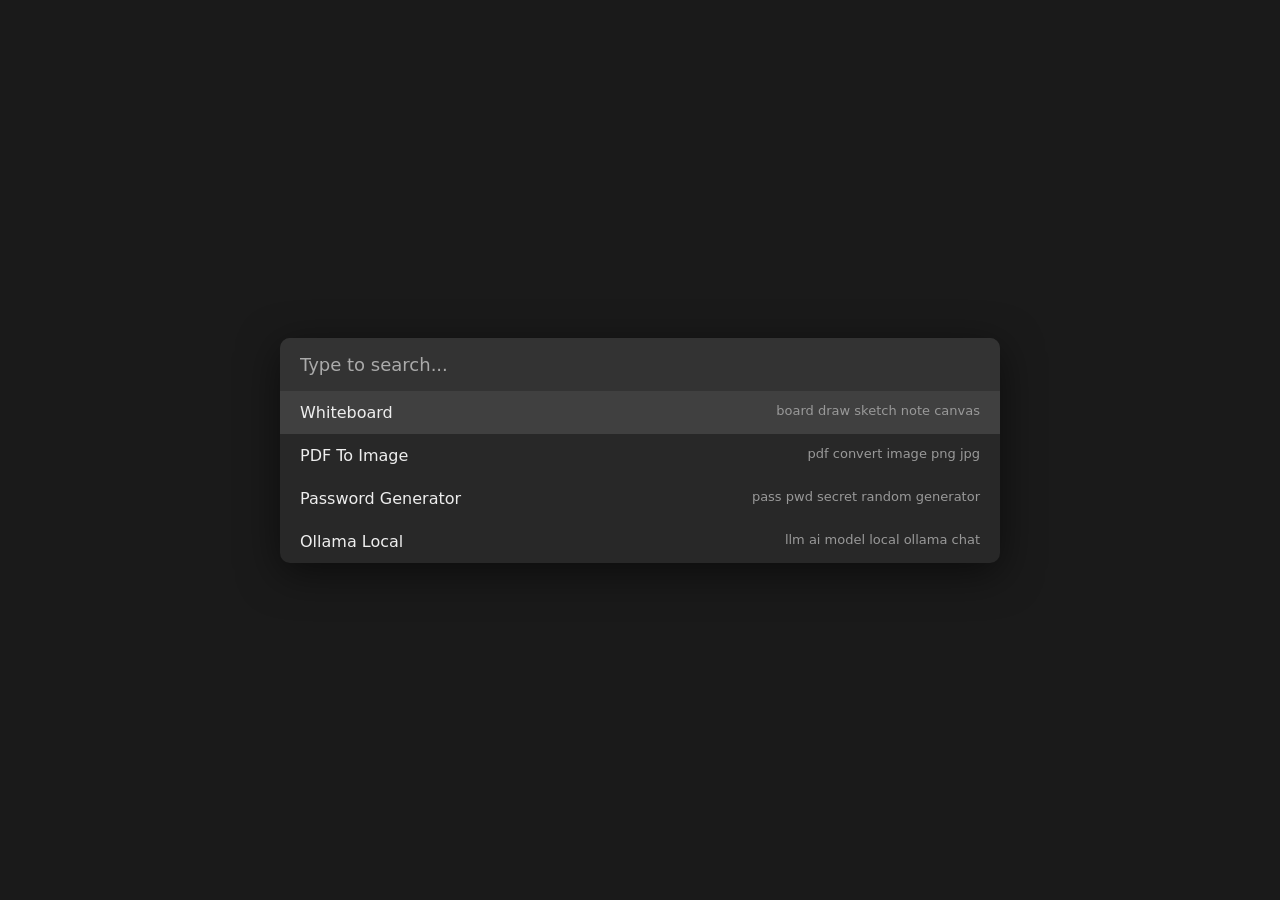
<file: index.html>
<!DOCTYPE html>
<html lang="en">
<head>
<meta charset="UTF-8">
<meta name="viewport" content="width=device-width, initial-scale=1.0">
<title>Quick Launcher</title>
<style>
*{box-sizing:border-box;margin:0;padding:0;font-family:system-ui, -apple-system, sans-serif}
body{
  background:#1a1a1a;color:#eee;height:100vh;
  display:flex;align-items:center;justify-content:center;
}
.wrapper{
  width:min(720px,92vw);
  background:#282828;border-radius:10px;
  box-shadow:0 10px 40px #0008;overflow:hidden;
}
.input-bar{
  width:100%;padding:16px 20px;font-size:18px;
  border:none;background:#333;color:#fff;outline:none;
}
.input-bar::placeholder{color:#aaa}
.results{
  max-height:420px;overflow-y:auto;
}
.item{
  padding:12px 20px;cursor:pointer;display:flex;justify-content:space-between;
}
.item:hover,.item.active{background:#404040}
.name{font-size:16px}
.keywords{font-size:13px;color:#999;margin-left:12px}
</style>
</head>
<body>
<div class="wrapper">
  <input id="searchInput" class="input-bar" placeholder="Type to search...">
  <div id="resultList" class="results"></div>
</div>

<script>
// ========== Hardcoded links / folders array ==========
// ========== Updated hardcoded links / folders array ==========
const items = [
  {name: "Whiteboard", url: "whiteboard/index.html", keywords: "board draw sketch note canvas"},
  {name: "PDF To Image", url: "pdf-to-image/index.html", keywords: "pdf convert image png jpg"},
  {name: "Password Generator", url: "password_generator/index.html", keywords: "pass pwd secret random generator"},
  {name: "Ollama Local", url: "ollama/index.html", keywords: "llm ai model local ollama chat"}
];

const input = document.getElementById('searchInput');
const resultList = document.getElementById('resultList');
let selectedIndex = 0;
let filteredList = [];

// Render items
function render() {
  const q = input.value.trim().toLowerCase();
  filteredList = items.filter(x => {
    const text = `${x.name} ${x.keywords}`.toLowerCase();
    return text.includes(q);
  });
  selectedIndex = 0;
  resultList.innerHTML = '';

  filteredList.forEach((it, idx) => {
    const div = document.createElement('div');
    div.className = 'item' + (idx===selectedIndex ? ' active' : '');
    div.innerHTML = `<span class="name">${escapeHtml(it.name)}</span><span class="keywords">${escapeHtml(it.keywords)}</span>`;
    div.onclick = ()=>openItem(it);
    resultList.appendChild(div);
  })
}

function openItem(item) {
  window.open(item.url, '_blank');
}

function escapeHtml(str){
  return str.replace(/[&<>"']/g, c => ({'&':'&amp;','<':'&lt;','>':'&gt;','"':'&quot;',"'":'&#039;'}[c]))
}

// Keyboard
input.addEventListener('keydown', e=>{
  if(!filteredList.length) return;
  switch(e.key){
    case 'ArrowDown':
      e.preventDefault();
      selectedIndex = Math.min(selectedIndex+1, filteredList.length-1);
      updateActive();
      break;
    case 'ArrowUp':
      e.preventDefault();
      selectedIndex = Math.max(selectedIndex-1, 0);
      updateActive();
      break;
    case 'Enter':
      e.preventDefault();
      openItem(filteredList[selectedIndex]);
      break;
  }
})
function updateActive(){
  const els = resultList.querySelectorAll('.item');
  els.forEach((el,i)=>el.className = 'item' + (i===selectedIndex ? ' active' : ''));
}
input.addEventListener('input', render);
render();
input.focus();
</script>
</body>
</html>
</file>
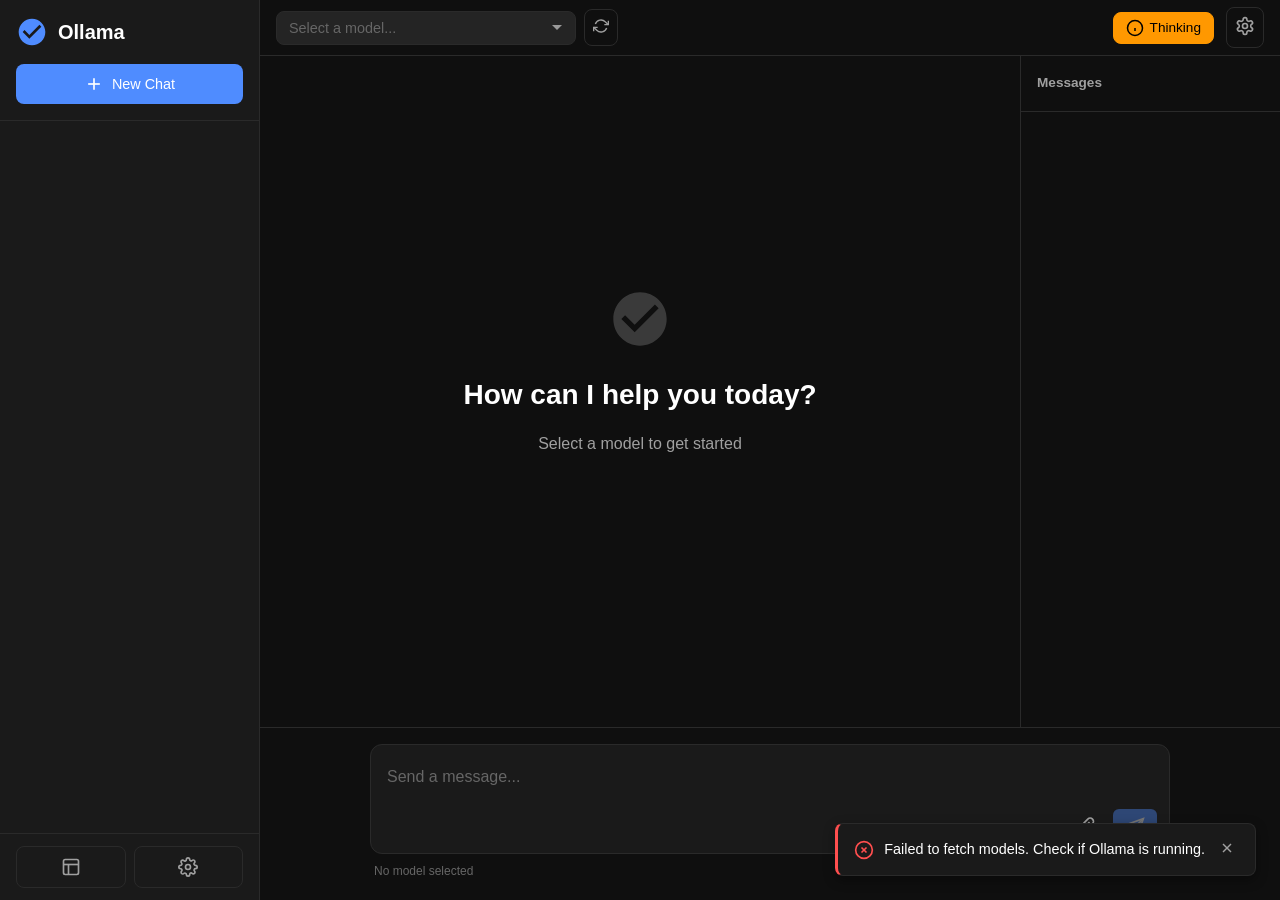
<file: ollama/index.html>
<!DOCTYPE html>
<html lang="en">
<head>
    <meta charset="UTF-8">
    <meta name="viewport" content="width=device-width, initial-scale=1.0">
    <title>Ollama Web GUI</title>
    <link rel="stylesheet" href="styles.css">
    <link rel="stylesheet" href="lib/css/github-dark.min.css">
    <script src="lib/js/highlight.min.js"></script>
    <script src="lib/js/marked.min.js"></script>
    <script src="lib/js/pdf.min.js"></script>
	<script>pdfjsLib.GlobalWorkerOptions.workerSrc = 'lib/js/pdf.worker.min.js';</script>
	<script src="lib/js/mammoth.browser.min.js"></script>
    <script src="lib/js/xlsx.full.min.js"></script>
</head>
<body>
    <div class="app">
        <!-- Sidebar -->
        <aside class="sidebar" id="sidebar">
            <div class="sidebar-header">
                <div class="logo">
                    <svg viewBox="0 0 24 24" width="32" height="32" fill="currentColor">
                        <path d="M12 2C6.48 2 2 6.48 2 12s4.48 10 10 10 10-4.48 10-10S17.52 2 12 2zm-2 15l-5-5 1.41-1.41L10 14.17l7.59-7.59L19 8l-9 9z"/>
                    </svg>
                    <span>Ollama</span>
                </div>
                <button class="new-chat-btn" id="newChatBtn" title="New Chat">
                    <svg viewBox="0 0 24 24" width="20" height="20" fill="none" stroke="currentColor" stroke-width="2">
                        <line x1="12" y1="5" x2="12" y2="19"></line>
                        <line x1="5" y1="12" x2="19" y2="12"></line>
                    </svg>
                    New Chat
                </button>
            </div>
            
            <div class="sidebar-content">
                <div class="chat-list" id="chatList">
                    <!-- Chat history items will be inserted here -->
                </div>
            </div>
            
            <div class="sidebar-footer">
                <button class="footer-btn" id="modelsBtn" title="Models">
                    <svg viewBox="0 0 24 24" width="20" height="20" fill="none" stroke="currentColor" stroke-width="2">
                        <rect x="3" y="3" width="18" height="18" rx="2" ry="2"></rect>
                        <line x1="3" y1="9" x2="21" y2="9"></line>
                        <line x1="9" y1="21" x2="9" y2="9"></line>
                    </svg>
                </button>
                <button class="footer-btn" id="settingsBtn" title="Settings">
                    <svg viewBox="0 0 24 24" width="20" height="20" fill="none" stroke="currentColor" stroke-width="2">
                        <circle cx="12" cy="12" r="3"></circle>
                        <path d="M19.4 15a1.65 1.65 0 0 0 .33 1.82l.06.06a2 2 0 0 1 0 2.83 2 2 0 0 1-2.83 0l-.06-.06a1.65 1.65 0 0 0-1.82-.33 1.65 1.65 0 0 0-1 1.51V21a2 2 0 0 1-2 2 2 2 0 0 1-2-2v-.09A1.65 1.65 0 0 0 9 19.4a1.65 1.65 0 0 0-1.82.33l-.06.06a2 2 0 0 1-2.83 0 2 2 0 0 1 0-2.83l.06-.06a1.65 1.65 0 0 0 .33-1.82 1.65 1.65 0 0 0-1.51-1H3a2 2 0 0 1-2-2 2 2 0 0 1 2-2h.09A1.65 1.65 0 0 0 4.6 9a1.65 1.65 0 0 0-.33-1.82l-.06-.06a2 2 0 0 1 0-2.83 2 2 0 0 1 2.83 0l.06.06a1.65 1.65 0 0 0 1.82.33H9a1.65 1.65 0 0 0 1-1.51V3a2 2 0 0 1 2-2 2 2 0 0 1 2 2v.09a1.65 1.65 0 0 0 1 1.51 1.65 1.65 0 0 0 1.82-.33l.06-.06a2 2 0 0 1 2.83 0 2 2 0 0 1 0 2.83l-.06.06a1.65 1.65 0 0 0-.33 1.82V9a1.65 1.65 0 0 0 1.51 1H21a2 2 0 0 1 2 2 2 2 0 0 1-2 2h-.09a1.65 1.65 0 0 0-1.51 1z"></path>
                    </svg>
                </button>
            </div>
        </aside>

        <!-- Main Content -->
        <main class="main-content">
            <!-- Chat View -->
            <div class="chat-view" id="chatView">
                <div class="chat-header">
                    <button class="menu-toggle" id="menuToggle">
                        <svg viewBox="0 0 24 24" width="24" height="24" fill="none" stroke="currentColor" stroke-width="2">
                            <line x1="3" y1="12" x2="21" y2="12"></line>
                            <line x1="3" y1="6" x2="21" y2="6"></line>
                            <line x1="3" y1="18" x2="21" y2="18"></line>
                        </svg>
                    </button>
                    <div class="model-selector">
                        <div class="model-search-dropdown" id="modelSearchDropdown">
                            <input type="text" id="modelSelect" class="model-search-input" placeholder="Select a model..." autocomplete="off">
                            <div class="model-search-options" id="modelSearchOptions"></div>
                        </div>
                        <button class="refresh-btn" id="refreshModelsBtn" title="Refresh models">
                            <svg viewBox="0 0 24 24" width="16" height="16" fill="none" stroke="currentColor" stroke-width="2">
                                <polyline points="23 4 23 10 17 10"></polyline>
                                <polyline points="1 20 1 14 7 14"></polyline>
                                <path d="M3.51 9a9 9 0 0 1 14.85-3.36L23 10M1 14l4.64 4.36A9 9 0 0 0 20.49 15"></path>
                            </svg>
                        </button>
                    </div>
                    <button class="thinking-toggle-btn" id="thinkingToggle" title="Toggle thinking mode">
                        <svg viewBox="0 0 24 24" width="18" height="18" fill="none" stroke="currentColor" stroke-width="2">
                            <circle cx="12" cy="12" r="10"></circle>
                            <path d="M12 16v-4"></path>
                            <path d="M12 8h.01"></path>
                        </svg>
                        <span class="thinking-toggle-label">Thinking</span>
                    </button>
                    <button class="header-btn" id="chatSettingsBtn" title="Chat settings">
                        <svg viewBox="0 0 24 24" width="20" height="20" fill="none" stroke="currentColor" stroke-width="2">
                            <path d="M12.22 2h-.44a2 2 0 0 0-2 2v.18a2 2 0 0 1-1 1.73l-.43.25a2 2 0 0 1-2 0l-.15-.08a2 2 0 0 0-2.73.73l-.22.38a2 2 0 0 0 .73 2.73l.15.1a2 2 0 0 1 1 1.72v.51a2 2 0 0 1-1 1.74l-.15.09a2 2 0 0 0-.73 2.73l.22.38a2 2 0 0 0 2.73.73l.15-.08a2 2 0 0 1 2 0l.43.25a2 2 0 0 1 1 1.73V20a2 2 0 0 0 2 2h.44a2 2 0 0 0 2-2v-.18a2 2 0 0 1 1-1.73l.43-.25a2 2 0 0 1 2 0l.15.08a2 2 0 0 0 2.73-.73l.22-.39a2 2 0 0 0-.73-2.73l-.15-.08a2 2 0 0 1-1-1.74v-.5a2 2 0 0 1 1-1.74l.15-.09a2 2 0 0 0 .73-2.73l-.22-.38a2 2 0 0 0-2.73-.73l-.15.08a2 2 0 0 1-2 0l-.43-.25a2 2 0 0 1-1-1.73V4a2 2 0 0 0-2-2z"></path>
                            <circle cx="12" cy="12" r="3"></circle>
                        </svg>
                    </button>
                </div>

                <div class="messages-area">
                    <div class="messages-container" id="messagesContainer">
                        <!-- Welcome message -->
                        <div class="welcome-screen" id="welcomeScreen">
                            <div class="welcome-logo">
                                <svg viewBox="0 0 24 24" width="64" height="64" fill="currentColor">
                                    <path d="M12 2C6.48 2 2 6.48 2 12s4.48 10 10 10 10-4.48 10-10S17.52 2 12 2zm-2 15l-5-5 1.41-1.41L10 14.17l7.59-7.59L19 8l-9 9z"/>
                                </svg>
                            </div>
                            <h1>How can I help you today?</h1>
                            <p>Select a model to get started</p>
                        </div>
                        
                        <div class="messages-list" id="messagesList">
                            <!-- Messages will be inserted here -->
                        </div>
                    </div>

                    <!-- Virtual List Navigator -->
                    <div class="virtual-list-panel" id="virtualListPanel">
                        <div class="virtual-list-header">
                            <span>Messages</span>
                        </div>
                        <div class="virtual-list-viewport" id="virtualListViewport">
                            <div class="virtual-list-spacer" id="virtualListSpacer"></div>
                            <div class="ds-virtual-list-items" id="dsVirtualListItems"></div>
                        </div>
                    </div>
                </div>

                <div class="input-container">
                    <div class="input-wrapper">
                        <div class="input-attachments" id="inputAttachments">
                            <!-- Attached files/images will appear here -->
                        </div>
                        <textarea 
                            id="messageInput" 
                            placeholder="Send a message..." 
                            rows="1"
                        ></textarea>
                        <div class="input-actions">
                            <label class="attach-btn" title="Attach file">
                                <input type="file" id="fileInput" accept="image/*,.docx,.xlsx,.pdf" hidden multiple>
                                <svg viewBox="0 0 24 24" width="20" height="20" fill="none" stroke="currentColor" stroke-width="2">
                                    <path d="M21.44 11.05l-9.19 9.19a6 6 0 0 1-8.49-8.49l9.19-9.19a4 4 0 0 1 5.66 5.66l-9.2 9.19a2 2 0 0 1-2.83-2.83l8.49-8.48"></path>
                                </svg>
                            </label>
                            <button class="send-btn" id="sendBtn" disabled>
                                <svg viewBox="0 0 24 24" width="20" height="20" fill="none" stroke="currentColor" stroke-width="2">
                                    <line x1="22" y1="2" x2="11" y2="13"></line>
                                    <polygon points="22 2 15 22 11 13 2 9 22 2"></polygon>
                                </svg>
                            </button>
                        </div>
                    </div>
                    <div class="input-footer">
                        <span class="model-info" id="modelInfo">No model selected</span>
                        <button class="stop-btn" id="stopBtn" style="display: none;">
                            <svg viewBox="0 0 24 24" width="16" height="16" fill="currentColor">
                                <rect x="6" y="6" width="12" height="12"></rect>
                            </svg>
                            Stop generating
                        </button>
                    </div>
                </div>
            </div>
        </main>

        <!-- Models Modal -->
        <div class="modal" id="modelsModal">
            <div class="modal-content models-modal">
                <div class="modal-header">
                    <h2>Models</h2>
                    <button class="close-btn" id="closeModelsModal">&times;</button>
                </div>
                <div class="modal-body">
                    <div class="models-search">
                        <input type="text" id="modelsSearchInput" placeholder="Search models...">
                    </div>
                    <div class="models-list" id="modelsList">
                        <!-- Models will be inserted here -->
                    </div>
                    <div class="models-actions">
                        <button class="btn btn-secondary" id="pullModelBtn">Pull Model</button>
                    </div>
                </div>
            </div>
        </div>

        <!-- Pull Model Modal -->
        <div class="modal" id="pullModelModal">
            <div class="modal-content">
                <div class="modal-header">
                    <h2>Pull Model</h2>
                    <button class="close-btn" id="closePullModal">&times;</button>
                </div>
                <div class="modal-body">
                    <div class="form-group">
                        <label for="pullModelName">Model name</label>
                        <input type="text" id="pullModelName" placeholder="e.g., llama3.2, gemma2, mistral">
                    </div>
                    <div class="pull-progress" id="pullProgress" style="display: none;">
                        <div class="progress-bar">
                            <div class="progress-fill" id="progressFill"></div>
                        </div>
                        <span class="progress-text" id="progressText">Pulling...</span>
                    </div>
                </div>
                <div class="modal-footer">
                    <button class="btn btn-secondary" id="cancelPullBtn">Cancel</button>
                    <button class="btn btn-primary" id="confirmPullBtn">Pull</button>
                </div>
            </div>
        </div>

        <!-- Settings Modal -->
        <div class="modal" id="settingsModal">
            <div class="modal-content">
                <div class="modal-header">
                    <h2>Settings</h2>
                    <button class="close-btn" id="closeSettingsModal">&times;</button>
                </div>
                <div class="modal-body">
                    <div class="settings-section">
                        <h3>General</h3>
                        <div class="form-group">
                            <label for="ollamaUrl">Ollama API URL</label>
                            <input type="text" id="ollamaUrl" value="http://localhost:11434" placeholder="http://localhost:11434">
                        </div>
                    </div>
                    <div class="settings-section">
                        <h3>Generation</h3>
                        <div class="form-group">
                            <label for="temperature">Temperature: <span id="tempValue">0.7</span></label>
                            <input type="range" id="temperature" min="0" max="2" step="0.1" value="0.7">
                        </div>
                        <div class="form-group">
                            <label for="topP">Top P: <span id="topPValue">0.9</span></label>
                            <input type="range" id="topP" min="0" max="1" step="0.05" value="0.9">
                        </div>
                        <div class="form-group">
                            <label for="topK">Top K: <span id="topKValue">40</span></label>
                            <input type="range" id="topK" min="1" max="100" step="1" value="40">
                        </div>
                        <div class="form-group">
                            <label for="numCtx">Context Length</label>
                            <input type="number" id="numCtx" value="2048" min="512" max="131072">
                        </div>
                        <div class="form-group">
                            <label for="numPredict">Max Tokens</label>
                            <input type="number" id="numPredict" value="2048" min="1" max="131072">
                        </div>
                    </div>
                    <div class="settings-section">
                        <h3>System Prompt</h3>
                        <textarea id="systemPrompt" rows="4" placeholder="Enter a system prompt..."></textarea>
                    </div>
                    <div class="settings-section">
                        <h3>Thinking</h3>
                        <div class="form-group">
                            <label class="checkbox-label">
                                <input type="checkbox" id="thinkingMode" checked>
                                <span>Enable thinking mode</span>
                            </label>
                            <p style="font-size: 0.8rem; color: var(--text-tertiary); margin-top: 6px;">
                                Show model's reasoning process before the response (requires model support)
                            </p>
                        </div>
                    </div>
                    <div class="settings-section">
                        <h3>Theme</h3>
                        <div class="form-group">
                            <label class="checkbox-label">
                                <input type="checkbox" id="darkMode" checked>
                                <span>Dark Mode</span>
                            </label>
                        </div>
                    </div>
                    <div class="settings-section">
                        <h3>Chat History</h3>
                        <p class="settings-help-text">Back up your conversations to a JSON file, or restore them later. Restoring adds chats that are not already in this browser; existing chats are kept.</p>
                        <div class="chat-history-actions">
                            <button class="btn btn-secondary" id="backupChatsBtn">Back up to JSON</button>
                            <button class="btn btn-secondary" id="restoreChatsBtn">Restore from JSON</button>
                            <input type="file" id="restoreChatsInput" accept=".json,application/json" hidden>
                        </div>
                    </div>
                </div>
                <div class="modal-footer">
                    <button class="btn btn-secondary" id="resetSettingsBtn">Reset</button>
                    <button class="btn btn-primary" id="saveSettingsBtn">Save</button>
                </div>
            </div>
        </div>

        <!-- Chat Settings Modal -->
        <div class="modal" id="chatSettingsModal">
            <div class="modal-content">
                <div class="modal-header">
                    <h2>Chat Settings</h2>
                    <button class="close-btn" id="closeChatSettingsModal">&times;</button>
                </div>
                <div class="modal-body">
                    <div class="form-group">
                        <label for="chatSystemPrompt">System Prompt</label>
                        <textarea id="chatSystemPrompt" rows="4" placeholder="Enter a system prompt for this chat..."></textarea>
                    </div>
                </div>
                <div class="modal-footer">
                    <button class="btn btn-secondary" id="cancelChatSettingsBtn">Cancel</button>
                    <button class="btn btn-primary" id="saveChatSettingsBtn">Save</button>
                </div>
            </div>
        </div>

        <!-- Delete Confirmation Modal -->
        <div class="modal" id="deleteModal">
            <div class="modal-content modal-small">
                <div class="modal-header">
                    <h2>Delete Chat</h2>
                    <button class="close-btn" id="closeDeleteModal">&times;</button>
                </div>
                <div class="modal-body">
                    <p>Are you sure you want to delete this chat? This action cannot be undone.</p>
                </div>
                <div class="modal-footer">
                    <button class="btn btn-secondary" id="cancelDeleteBtn">Cancel</button>
                    <button class="btn btn-danger" id="confirmDeleteBtn">Delete</button>
                </div>
            </div>
        </div>

        <!-- Toast Notifications -->
        <div class="toast-container" id="toastContainer"></div>
    </div>

    <script src="app.js"></script>
</body>
</html>
</file>
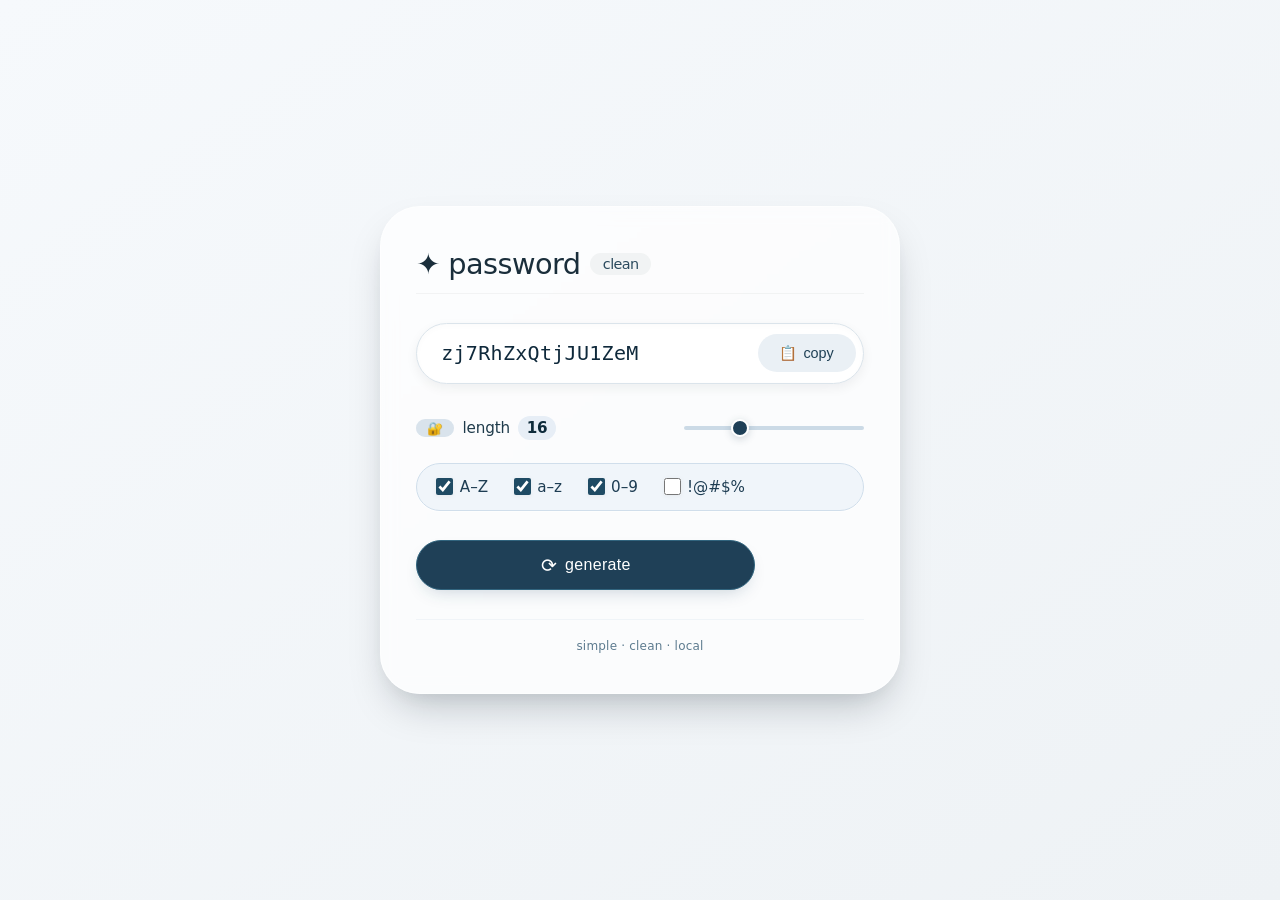
<file: password_generator/index.html>
<!DOCTYPE html>
<html lang="en">
<head>
  <meta charset="UTF-8">
  <meta name="viewport" content="width=device-width, initial-scale=1.0">
  <title>🧹 clean · password generator</title>
  <style>
    * {
      box-sizing: border-box;
      margin: 0;
    }

    body {
      background: linear-gradient(145deg, #f6f9fc 0%, #eef2f5 100%);
      min-height: 100vh;
      display: flex;
      align-items: center;
      justify-content: center;
      font-family: system-ui, -apple-system, 'Segoe UI', Roboto, 'Helvetica Neue', sans-serif;
      padding: 1rem;
      margin: 0;
    }

    .card {
      background: rgba(255, 255, 255, 0.7);
      backdrop-filter: blur(8px);
      -webkit-backdrop-filter: blur(8px);
      border-radius: 2.5rem;
      box-shadow: 0 20px 40px -12px rgba(0, 20, 30, 0.25),
                  0 8px 24px -6px rgba(0, 0, 0, 0.05);
      padding: 2.5rem 2.2rem;
      max-width: 520px;
      width: 100%;
      transition: all 0.2s ease;
      border: 1px solid rgba(255, 255, 255, 0.5);
    }

    h1 {
      font-size: 1.8rem;
      font-weight: 500;
      letter-spacing: -0.02em;
      color: #1a2e3b;
      display: flex;
      align-items: center;
      gap: 0.4rem;
      margin-bottom: 1.8rem;
      border-bottom: 1px solid rgba(0,0,0,0.04);
      padding-bottom: 0.75rem;
    }

    h1 span {
      background: #1a2e3b0c;
      padding: 0.2rem 0.8rem;
      border-radius: 40px;
      font-size: 0.9rem;
      font-weight: 400;
      color: #2b4a5e;
      margin-left: 0.2rem;
    }

    .password-area {
      background: white;
      border-radius: 60px;
      padding: 0.2rem 0.2rem 0.2rem 1.5rem;
      display: flex;
      align-items: center;
      justify-content: space-between;
      box-shadow: inset 0 2px 6px rgba(0,0,0,0.02), 0 4px 12px rgba(0,20,30,0.06);
      border: 1px solid #dbe4eb;
      transition: border 0.15s;
    }

    .password-area:focus-within {
      border-color: #6c8b9f;
      box-shadow: 0 0 0 3px rgba(60, 130, 180, 0.1);
    }

    #passwordDisplay {
      border: none;
      background: transparent;
      font-size: 1.25rem;
      font-weight: 450;
      letter-spacing: 0.3px;
      padding: 0.9rem 0;
      width: 100%;
      color: #0f293b;
      font-family: 'Menlo', 'Cascadia Code', 'Fira Code', monospace;
      outline: none;
    }

    #passwordDisplay::placeholder {
      color: #b3c7d4;
      font-weight: 300;
      letter-spacing: 0.2px;
      font-family: system-ui, sans-serif;
    }

    .copy-btn {
      background: #eaf0f5;
      border: none;
      border-radius: 60px;
      padding: 0.6rem 1.3rem;
      margin: 4px;
      font-size: 0.9rem;
      font-weight: 500;
      color: #1f4055;
      cursor: pointer;
      display: flex;
      align-items: center;
      gap: 6px;
      transition: 0.15s ease;
      border: 1px solid transparent;
      white-space: nowrap;
    }

    .copy-btn:hover {
      background: #d5e0e9;
      border-color: #b3c9d8;
      transform: scale(0.97);
    }

    .copy-btn:active {
      background: #c0d0dd;
      transform: scale(0.94);
    }

    .controls {
      margin-top: 2rem;
      display: flex;
      flex-direction: column;
      gap: 1.4rem;
    }

    .length-row {
      display: flex;
      align-items: center;
      justify-content: space-between;
      flex-wrap: wrap;
      gap: 0.5rem 1rem;
    }

    .length-row label {
      font-weight: 460;
      color: #1f3b4b;
      letter-spacing: -0.01em;
      font-size: 0.95rem;
      display: flex;
      align-items: center;
      gap: 0.5rem;
    }

    .length-row label span {
      background: #d9e3ec;
      padding: 0.1rem 0.7rem;
      border-radius: 40px;
      font-size: 0.8rem;
      font-weight: 450;
      color: #1a3649;
    }

    #lengthSlider {
      width: 180px;
      height: 4px;
      -webkit-appearance: none;
      appearance: none;
      background: #cbdae6;
      border-radius: 10px;
      outline: none;
      transition: background 0.2s;
    }

    #lengthSlider::-webkit-slider-thumb {
      -webkit-appearance: none;
      appearance: none;
      width: 18px;
      height: 18px;
      background: #1f4057;
      border-radius: 50%;
      cursor: pointer;
      box-shadow: 0 2px 8px rgba(20, 50, 70, 0.2);
      border: 2px solid white;
      transition: 0.1s;
    }

    #lengthSlider::-webkit-slider-thumb:hover {
      background: #15303f;
      transform: scale(1.04);
    }

    #lengthSlider::-moz-range-thumb {
      width: 18px;
      height: 18px;
      background: #1f4057;
      border: 2px solid white;
      border-radius: 50%;
      cursor: pointer;
    }

    #lengthValue {
      min-width: 2.4rem;
      text-align: center;
      font-weight: 550;
      color: #0e2b3b;
      background: #e7eef6;
      padding: 0.2rem 0.3rem;
      border-radius: 30px;
      font-size: 0.95rem;
    }

    .options {
      display: flex;
      flex-wrap: wrap;
      align-items: center;
      gap: 1rem 1.6rem;
      background: #e8f0f8a0;
      padding: 0.9rem 1.2rem;
      border-radius: 80px;
      backdrop-filter: blur(2px);
      border: 1px solid #d0deeb;
    }

    .options label {
      display: flex;
      align-items: center;
      gap: 0.4rem;
      font-size: 0.95rem;
      color: #1e3d53;
      cursor: pointer;
    }

    .options input[type="checkbox"] {
      width: 17px;
      height: 17px;
      accent-color: #1f4b64;
      cursor: pointer;
      filter: drop-shadow(0 1px 2px rgba(0,0,0,0.05));
    }

    .actions {
      display: flex;
      gap: 0.8rem;
      flex-wrap: wrap;
      margin-top: 0.4rem;
    }

    .btn-generate {
      background: #1f4057;
      border: none;
      padding: 0.9rem 1.8rem;
      border-radius: 60px;
      color: white;
      font-weight: 500;
      font-size: 1rem;
      display: inline-flex;
      align-items: center;
      justify-content: center;
      gap: 8px;
      flex: 1;
      min-width: 140px;
      cursor: pointer;
      transition: 0.15s ease;
      box-shadow: 0 8px 18px -8px rgba(20, 60, 90, 0.25);
      border: 1px solid #31647e;
      letter-spacing: 0.3px;
    }

    .btn-generate:hover {
      background: #14333f;
      transform: scale(0.98);
      box-shadow: 0 4px 12px -6px #0f2f40;
    }

    .btn-generate:active {
      transform: scale(0.94);
    }

    .btn-generate:focus-visible {
      outline: 3px solid #94b7cf;
      outline-offset: 3px;
    }

    .refresh-icon {
      display: inline-block;
      font-size: 1.2rem;
      line-height: 1;
    }

    .footer-note {
      margin-top: 1.8rem;
      font-size: 0.75rem;
      color: #5d7b8f;
      text-align: center;
      border-top: 1px solid #d4e2ed50;
      padding-top: 1.2rem;
      letter-spacing: 0.2px;
    }

    .toast-msg {
      background: #14333f;
      color: white;
      padding: 0.3rem 1.2rem;
      border-radius: 40px;
      font-size: 0.8rem;
      opacity: 0;
      transition: 0.2s;
      pointer-events: none;
    }

    .toast-msg.show {
      opacity: 1;
    }

    .flex-row {
      display: flex;
      align-items: center;
      gap: 0.8rem;
    }

    @media (max-width: 440px) {
      .card { padding: 1.8rem; }
      .options { border-radius: 40px; padding: 0.7rem 1rem; gap: 0.8rem; }
      #lengthSlider { width: 120px; }
    }
  </style>
</head>
<body>
<div class="card">
  <h1>
    ✦ password
    <span>clean</span>
  </h1>

  <!-- password display + copy -->
  <div class="password-area">
    <input type="text" id="passwordDisplay" readonly placeholder="generate password" aria-label="Generated password">
    <button class="copy-btn" id="copyBtn" aria-label="Copy password">
      <span>📋</span> copy
    </button>
  </div>

  <!-- controls -->
  <div class="controls">
    <!-- length slider -->
    <div class="length-row">
      <label>
        <span>🔐</span> length
        <span id="lengthValue">16</span>
      </label>
      <input type="range" id="lengthSlider" min="6" max="40" value="16" aria-label="Password length">
    </div>

    <!-- checkboxes -->
    <div class="options">
      <label><input type="checkbox" id="useUpper" checked> A–Z</label>
      <label><input type="checkbox" id="useLower" checked> a–z</label>
      <label><input type="checkbox" id="useDigits" checked> 0–9</label>
      <label><input type="checkbox" id="useSymbols"> !@#$%</label>
    </div>

    <!-- actions -->
    <div class="actions">
      <button class="btn-generate" id="generateBtn">
        <span class="refresh-icon">⟳</span> generate
      </button>
      <div class="flex-row" style="margin-left: auto;">
        <span id="copyToast" class="toast-msg">✔ copied</span>
      </div>
    </div>
  </div>
  <div class="footer-note">simple · clean · local</div>
</div>

<script>
  (function() {
    "use strict";

    // DOM elements
    const passwordDisplay = document.getElementById('passwordDisplay');
    const lengthSlider = document.getElementById('lengthSlider');
    const lengthValue = document.getElementById('lengthValue');
    const useUpper = document.getElementById('useUpper');
    const useLower = document.getElementById('useLower');
    const useDigits = document.getElementById('useDigits');
    const useSymbols = document.getElementById('useSymbols');
    const generateBtn = document.getElementById('generateBtn');
    const copyBtn = document.getElementById('copyBtn');
    const copyToast = document.getElementById('copyToast');

    // character sets
    const UPPER = 'ABCDEFGHIJKLMNOPQRSTUVWXYZ';
    const LOWER = 'abcdefghijklmnopqrstuvwxyz';
    const DIGITS = '0123456789';
    const SYMBOLS = '!@#$%^&*()_+-=[]{}|;:,.<>?';

    // --- helpers ---
    function getCharset() {
      let charset = '';
      if (useUpper.checked) charset += UPPER;
      if (useLower.checked) charset += LOWER;
      if (useDigits.checked) charset += DIGITS;
      if (useSymbols.checked) charset += SYMBOLS;
      return charset;
    }

    // generate password with at least one char from each selected set (if any)
    function generatePassword(length) {
      const charset = getCharset();
      // edge case: no character set selected → fallback to lower + digits
      if (charset.length === 0) {
        // if all unchecked, we still want a password – default to lowercase+digits
        const fallback = LOWER + DIGITS;
        let pwd = '';
        for (let i = 0; i < length; i++) {
          const idx = Math.floor(Math.random() * fallback.length);
          pwd += fallback[idx];
        }
        return pwd;
      }

      // build an array to guarantee at least one char from each active set
      const activeSets = [];
      if (useUpper.checked) activeSets.push(UPPER);
      if (useLower.checked) activeSets.push(LOWER);
      if (useDigits.checked) activeSets.push(DIGITS);
      if (useSymbols.checked) activeSets.push(SYMBOLS);

      // if we have active sets, pick one random char from each
      let passwordArray = [];
      if (activeSets.length > 0) {
        for (const set of activeSets) {
          const idx = Math.floor(Math.random() * set.length);
          passwordArray.push(set[idx]);
        }
      }

      // fill remaining characters from full charset
      const remainingLength = length - passwordArray.length;
      for (let i = 0; i < remainingLength; i++) {
        const idx = Math.floor(Math.random() * charset.length);
        passwordArray.push(charset[idx]);
      }

      // shuffle the array (Fisher–Yates)
      for (let i = passwordArray.length - 1; i > 0; i--) {
        const j = Math.floor(Math.random() * (i + 1));
        [passwordArray[i], passwordArray[j]] = [passwordArray[j], passwordArray[i]];
      }

      return passwordArray.join('');
    }

    // update displayed password
    function refreshPassword() {
      let length = parseInt(lengthSlider.value, 10);
      if (isNaN(length) || length < 1) length = 16;
      const pwd = generatePassword(length);
      passwordDisplay.value = pwd;
      // hide copy toast if visible
      copyToast.classList.remove('show');
    }

    // --- event listeners ---

    // slider updates value label + password
    lengthSlider.addEventListener('input', function() {
      const val = this.value;
      lengthValue.textContent = val;
      refreshPassword();
    });

    // checkboxes → regenerate
    [useUpper, useLower, useDigits, useSymbols].forEach(checkbox => {
      checkbox.addEventListener('change', refreshPassword);
    });

    // generate button
    generateBtn.addEventListener('click', refreshPassword);

    // copy button
    copyBtn.addEventListener('click', function() {
      const pwd = passwordDisplay.value;
      if (!pwd || pwd.length === 0) {
        // if empty, generate first
        refreshPassword();
        // after refresh, copy again
        const newPwd = passwordDisplay.value;
        if (newPwd) {
          navigator.clipboard.writeText(newPwd).then(() => {
            copyToast.classList.add('show');
            setTimeout(() => copyToast.classList.remove('show'), 1800);
          }).catch(() => {
            // fallback
            copyFallback(newPwd);
          });
        }
        return;
      }

      navigator.clipboard.writeText(pwd).then(() => {
        copyToast.classList.add('show');
        setTimeout(() => copyToast.classList.remove('show'), 1800);
      }).catch(() => {
        copyFallback(pwd);
      });
    });

    // fallback copy method (for older browsers / non-secure context)
    function copyFallback(text) {
      const textarea = document.createElement('textarea');
      textarea.value = text;
      textarea.style.position = 'fixed';
      textarea.style.opacity = '0';
      textarea.style.left = '-9999px';
      textarea.style.top = '-9999px';
      document.body.appendChild(textarea);
      textarea.select();
      try {
        const successful = document.execCommand('copy');
        if (successful) {
          copyToast.classList.add('show');
          setTimeout(() => copyToast.classList.remove('show'), 1800);
        } else {
          alert('Could not copy. Please select and copy manually.');
        }
      } catch (e) {
        alert('Copy failed. You can manually copy the password.');
      }
      document.body.removeChild(textarea);
    }

    // --- initial generation ---
    // set length label to match slider
    lengthValue.textContent = lengthSlider.value;
    refreshPassword();

    // (optional) focus clean – nothing else
  })();
</script>
</body>
</html>
</file>
<file: ollama/styles.css>
/* CSS Variables */
:root {
    --bg-primary: #0f0f0f;
    --bg-secondary: #1a1a1a;
    --bg-tertiary: #242424;
    --bg-hover: #2a2a2a;
    --bg-active: #333333;
    
    --text-primary: #ffffff;
    --text-secondary: #a0a0a0;
    --text-tertiary: #666666;
    
    --border-color: #2a2a2a;
    --border-hover: #404040;
    
    --accent-color: #4f8cff;
    --accent-hover: #3d7ae8;
    --accent-light: rgba(79, 140, 255, 0.1);
    
    --danger-color: #ff4f4f;
    --danger-hover: #e63e3e;
    
    --success-color: #4caf50;
    --warning-color: #ff9800;
    
    --shadow-sm: 0 1px 2px rgba(0, 0, 0, 0.3);
    --shadow-md: 0 4px 12px rgba(0, 0, 0, 0.4);
    --shadow-lg: 0 8px 24px rgba(0, 0, 0, 0.5);
    
    --sidebar-width: 260px;
    --header-height: 56px;
    
    --font-sans: -apple-system, BlinkMacSystemFont, 'Segoe UI', Roboto, Oxygen, Ubuntu, sans-serif;
    --font-mono: 'SF Mono', 'Cascadia Code', 'Consolas', monospace;
    
    --radius-sm: 6px;
    --radius-md: 8px;
    --radius-lg: 12px;
    
    --transition-fast: 150ms ease;
    --transition-normal: 200ms ease;
    --transition-slow: 300ms ease;
}

/* Light Theme */
body.light-theme {
    --bg-primary: #ffffff;
    --bg-secondary: #f5f5f5;
    --bg-tertiary: #e8e8e8;
    --bg-hover: #e0e0e0;
    --bg-active: #d5d5d5;
    
    --text-primary: #1a1a1a;
    --text-secondary: #666666;
    --text-tertiary: #999999;
    
    --border-color: #e0e0e0;
    --border-hover: #ccc;
    
    --shadow-sm: 0 1px 2px rgba(0, 0, 0, 0.08);
    --shadow-md: 0 4px 12px rgba(0, 0, 0, 0.1);
    --shadow-lg: 0 8px 24px rgba(0, 0, 0, 0.15);
}

/* Reset */
*, *::before, *::after {
    margin: 0;
    padding: 0;
    box-sizing: border-box;
}

html {
    font-size: 16px;
    -webkit-font-smoothing: antialiased;
    -moz-osx-font-smoothing: grayscale;
}

body {
    font-family: var(--font-sans);
    background-color: var(--bg-primary);
    color: var(--text-primary);
    line-height: 1.5;
    overflow: hidden;
    height: 100vh;
}

/* App Layout */
.app {
    display: flex;
    height: 100vh;
    overflow: hidden;
}

/* Sidebar */
.sidebar {
    width: var(--sidebar-width);
    background-color: var(--bg-secondary);
    border-right: 1px solid var(--border-color);
    display: flex;
    flex-direction: column;
    transition: transform var(--transition-normal);
    z-index: 100;
}

@media (max-width: 768px) {
    .sidebar {
        position: fixed;
        left: 0;
        top: 0;
        bottom: 0;
        transform: translateX(-100%);
    }
    
    .sidebar.open {
        transform: translateX(0);
    }
}

.sidebar-header {
    padding: 16px;
    border-bottom: 1px solid var(--border-color);
}

.logo {
    display: flex;
    align-items: center;
    gap: 10px;
    color: var(--text-primary);
    font-size: 1.25rem;
    font-weight: 600;
    margin-bottom: 16px;
}

.logo svg {
    color: var(--accent-color);
}

.new-chat-btn {
    width: 100%;
    display: flex;
    align-items: center;
    justify-content: center;
    gap: 8px;
    padding: 10px 16px;
    background-color: var(--accent-color);
    color: white;
    border: none;
    border-radius: var(--radius-md);
    font-size: 0.9rem;
    font-weight: 500;
    cursor: pointer;
    transition: background-color var(--transition-fast);
}

.new-chat-btn:hover {
    background-color: var(--accent-hover);
}

.sidebar-content {
    flex: 1;
    overflow-y: auto;
    padding: 8px;
}

.chat-list {
    display: flex;
    flex-direction: column;
    gap: 2px;
}

.chat-item {
    display: flex;
    align-items: center;
    gap: 8px;
    padding: 10px 12px;
    border-radius: var(--radius-md);
    cursor: pointer;
    transition: background-color var(--transition-fast);
    position: relative;
}

.chat-item:hover {
    background-color: var(--bg-hover);
}

.chat-item.active {
    background-color: var(--bg-tertiary);
}

.chat-item-icon {
    flex-shrink: 0;
    color: var(--text-secondary);
}

.chat-item-content {
    flex: 1;
    min-width: 0;
}

.chat-item-title {
    font-size: 0.9rem;
    color: var(--text-primary);
    white-space: nowrap;
    overflow: hidden;
    text-overflow: ellipsis;
}

.chat-item-preview {
    font-size: 0.75rem;
    color: var(--text-secondary);
    white-space: nowrap;
    overflow: hidden;
    text-overflow: ellipsis;
}

.chat-item-actions {
    display: flex;
    gap: 4px;
    opacity: 0;
    transition: opacity var(--transition-fast);
}

.chat-item:hover .chat-item-actions {
    opacity: 1;
}

.chat-item-btn {
    padding: 4px;
    background: none;
    border: none;
    border-radius: var(--radius-sm);
    color: var(--text-secondary);
    cursor: pointer;
    transition: all var(--transition-fast);
}

.chat-item-btn:hover {
    background-color: var(--bg-active);
    color: var(--text-primary);
}

.chat-item-btn.delete:hover {
    color: var(--danger-color);
}

.chat-item-btn.edit:hover {
    color: var(--accent-color);
}

.chat-rename-input {
    width: 100%;
    padding: 2px 6px;
    background-color: var(--bg-tertiary);
    border: 1px solid var(--accent-color);
    border-radius: var(--radius-sm);
    color: var(--text-primary);
    font-size: 0.9rem;
    font-family: var(--font-sans);
    outline: none;
}

.sidebar-footer {
    padding: 12px 16px;
    border-top: 1px solid var(--border-color);
    display: flex;
    gap: 8px;
}

.footer-btn {
    flex: 1;
    display: flex;
    align-items: center;
    justify-content: center;
    padding: 10px;
    background: none;
    border: 1px solid var(--border-color);
    border-radius: var(--radius-md);
    color: var(--text-secondary);
    cursor: pointer;
    transition: all var(--transition-fast);
}

.footer-btn:hover {
    background-color: var(--bg-hover);
    border-color: var(--border-hover);
    color: var(--text-primary);
}

/* Main Content */
.main-content {
    flex: 1;
    display: flex;
    flex-direction: column;
    overflow: hidden;
    position: relative;
}

/* Chat View */
.chat-view {
    flex: 1;
    display: flex;
    flex-direction: column;
    height: 100%;
}

.chat-header {
    height: var(--header-height);
    display: flex;
    align-items: center;
    gap: 12px;
    padding: 0 16px;
    border-bottom: 1px solid var(--border-color);
    background-color: var(--bg-primary);
}

.menu-toggle {
    display: none;
    padding: 8px;
    background: none;
    border: none;
    border-radius: var(--radius-sm);
    color: var(--text-secondary);
    cursor: pointer;
}

@media (max-width: 768px) {
    .menu-toggle {
        display: flex;
    }
}

.model-selector {
    flex: 1;
    display: flex;
    align-items: center;
    gap: 8px;
}

.model-search-dropdown {
    flex: 1;
    max-width: 300px;
    position: relative;
}

.model-search-input {
    width: 100%;
    padding: 8px 32px 8px 12px;
    background-color: var(--bg-tertiary);
    border: 1px solid var(--border-color);
    border-radius: var(--radius-md);
    color: var(--text-primary);
    font-size: 0.9rem;
    font-family: var(--font-sans);
    cursor: text;
    appearance: none;
    background-image: url("data:image/svg+xml,%3Csvg xmlns='http://www.w3.org/2000/svg' width='12' height='12' viewBox='0 0 12 12'%3E%3Cpath fill='%23999' d='M6 8L1 3h10z'/%3E%3C/svg%3E");
    background-repeat: no-repeat;
    background-position: right 12px center;
}

.model-search-input:focus {
    outline: none;
    border-color: var(--accent-color);
}

.model-search-input::placeholder {
    color: var(--text-tertiary);
}

.model-search-options {
    display: none;
    position: absolute;
    top: 100%;
    left: 0;
    right: 0;
    max-height: 300px;
    overflow-y: auto;
    background-color: var(--bg-secondary);
    border: 1px solid var(--border-color);
    border-top: none;
    border-radius: 0 0 var(--radius-md) var(--radius-md);
    box-shadow: var(--shadow-md);
    z-index: 1000;
}

.model-search-dropdown.open .model-search-options {
    display: block;
}

.model-search-option {
    padding: 10px 12px;
    cursor: pointer;
    transition: background-color var(--transition-fast);
    font-size: 0.9rem;
    color: var(--text-primary);
}

.model-search-option:hover {
    background-color: var(--bg-hover);
}

.model-search-option.selected {
    background-color: var(--accent-light);
    color: var(--accent-color);
}

.model-search-option.no-results {
    color: var(--text-tertiary);
    cursor: default;
}

.model-search-option.no-results:hover {
    background-color: transparent;
}

.refresh-btn {
    padding: 8px;
    background: none;
    border: 1px solid var(--border-color);
    border-radius: var(--radius-md);
    color: var(--text-secondary);
    cursor: pointer;
    transition: all var(--transition-fast);
}

.refresh-btn:hover {
    background-color: var(--bg-hover);
    border-color: var(--border-hover);
    color: var(--text-primary);
}

.header-btn {
    padding: 8px;
    background: none;
    border: 1px solid var(--border-color);
    border-radius: var(--radius-md);
    color: var(--text-secondary);
    cursor: pointer;
    transition: all var(--transition-fast);
}

.header-btn:hover {
    background-color: var(--bg-hover);
    border-color: var(--border-hover);
    color: var(--text-primary);
}

/* Thinking Toggle Button */
.thinking-toggle-btn {
    display: flex;
    align-items: center;
    gap: 6px;
    padding: 6px 12px;
    background: none;
    border: 1px solid var(--border-color);
    border-radius: var(--radius-md);
    color: var(--text-secondary);
    font-size: 0.85rem;
    cursor: pointer;
    transition: all var(--transition-fast);
    white-space: nowrap;
}

.thinking-toggle-btn:hover {
    background-color: var(--bg-hover);
    border-color: var(--border-hover);
    color: var(--text-primary);
}

.thinking-toggle-btn.active {
    background-color: var(--warning-color);
    border-color: var(--warning-color);
    color: #000;
}

.thinking-toggle-btn.active:hover {
    background-color: #e68a00;
    border-color: #e68a00;
}

.thinking-toggle-label {
    font-weight: 500;
}

/* Messages Area */
.messages-area {
    flex: 1;
    display: flex;
    overflow: hidden;
    position: relative;
}

/* Messages Container */
.messages-container {
    flex: 1;
    overflow-y: auto;
    padding: 0;
    display: flex;
    flex-direction: column;
}

/* Virtual List Panel */
.virtual-list-panel {
    width: 260px;
    flex-shrink: 0;
    border-left: 1px solid var(--border-color);
    background-color: var(--bg-primary);
    display: flex;
    flex-direction: column;
    overflow: hidden;
    transition: width var(--transition-normal), opacity var(--transition-normal);
}

.virtual-list-panel.collapsed {
    width: 0;
    opacity: 0;
    border-left: none;
}

.virtual-list-header {
    height: var(--header-height);
    display: flex;
    align-items: center;
    padding: 0 16px;
    border-bottom: 1px solid var(--border-color);
    font-size: 0.85rem;
    font-weight: 600;
    color: var(--text-secondary);
    flex-shrink: 0;
}

.virtual-list-viewport {
    flex: 1;
    overflow-y: auto;
    overflow-x: hidden;
    position: relative;
}

.virtual-list-spacer {
    position: absolute;
    top: 0;
    left: 0;
    width: 1px;
    pointer-events: none;
}

.ds-virtual-list-items {
    position: relative;
}

.virtual-list-item {
    padding: 10px 14px;
    cursor: pointer;
    border-bottom: 1px solid var(--border-color);
    transition: background-color var(--transition-fast);
    position: relative;
}

.virtual-list-item:hover {
    background-color: var(--bg-hover);
}

.virtual-list-item.active {
    background-color: var(--accent-light);
    border-left: 3px solid var(--accent-color);
    padding-left: 11px;
}

.virtual-list-item.active::before {
    content: '';
    position: absolute;
    left: 0;
    top: 0;
    bottom: 0;
    width: 3px;
    background-color: var(--accent-color);
}

.virtual-list-item-role {
    display: inline-flex;
    align-items: center;
    gap: 5px;
    font-size: 0.7rem;
    font-weight: 600;
    text-transform: uppercase;
    letter-spacing: 0.5px;
    margin-bottom: 5px;
}

.virtual-list-item-role.user {
    color: var(--accent-color);
}

.virtual-list-item-role.assistant {
    color: var(--success-color);
}

.virtual-list-item-role-dot {
    width: 6px;
    height: 6px;
    border-radius: 50%;
}

.virtual-list-item-role.user .virtual-list-item-role-dot {
    background-color: var(--accent-color);
}

.virtual-list-item-role.assistant .virtual-list-item-role-dot {
    background-color: var(--success-color);
}

.virtual-list-item-content {
    font-size: 0.78rem;
    color: var(--text-secondary);
    line-height: 1.4;
    overflow: hidden;
    display: -webkit-box;
    -webkit-line-clamp: 3;
    -webkit-box-orient: vertical;
    word-break: break-word;
}

.virtual-list-item-index {
    position: absolute;
    right: 10px;
    top: 10px;
    font-size: 0.65rem;
    color: var(--text-tertiary);
    opacity: 0;
    transition: opacity var(--transition-fast);
}

.virtual-list-item:hover .virtual-list-item-index {
    opacity: 1;
}

@media (max-width: 1024px) {
    .virtual-list-panel {
        width: 0;
        opacity: 0;
        border-left: none;
    }
}

@media (max-width: 640px) {
    .messages-list {
        padding: 12px 0;
    }
}

.welcome-screen {
    flex: 1;
    display: flex;
    flex-direction: column;
    align-items: center;
    justify-content: center;
    gap: 16px;
    color: var(--text-secondary);
}

.welcome-logo {
    color: var(--text-tertiary);
    opacity: 0.5;
}

.welcome-screen h1 {
    font-size: 1.75rem;
    font-weight: 600;
    color: var(--text-primary);
}

.welcome-screen p {
    font-size: 1rem;
}

.messages-list {
    padding: 20px 0;
    max-width: 800px;
    width: 100%;
    margin: 0 auto;
}

/* Message Styles */
.message {
    padding: 20px 24px;
    animation: messageIn 0.2s ease-out;
}

@keyframes messageIn {
    from {
        opacity: 0;
        transform: translateY(8px);
    }
    to {
        opacity: 1;
        transform: translateY(0);
    }
}

.message.assistant {
    background-color: var(--bg-secondary);
}

.message-content {
    display: flex;
    gap: 16px;
    max-width: 100%;
}

.message-avatar {
    flex-shrink: 0;
    width: 32px;
    height: 32px;
    border-radius: var(--radius-md);
    display: flex;
    align-items: center;
    justify-content: center;
    font-size: 0.8rem;
    font-weight: 600;
}

.message.user .message-avatar {
    background-color: var(--accent-color);
    color: white;
}

.message.assistant .message-avatar {
    background-color: var(--bg-tertiary);
    color: var(--text-secondary);
}

.message-body {
    flex: 1;
    min-width: 0;
}

.message-text {
    font-size: 1rem;
    line-height: 1.7;
    color: var(--text-primary);
    word-wrap: break-word;
}

.message-text p {
    margin-bottom: 12px;
}

.message-text p:last-child {
    margin-bottom: 0;
}

.message-text ul, .message-text ol {
    margin: 12px 0;
    padding-left: 24px;
}

.message-text li {
    margin-bottom: 4px;
}

.message-text pre {
    margin: 16px 0;
    padding: 16px;
    background-color: var(--bg-primary);
    border: 1px solid var(--border-color);
    border-radius: var(--radius-md);
    overflow-x: auto;
}

.message-text code {
    font-family: var(--font-mono);
    font-size: 0.875em;
}

.message-text :not(pre) > code {
    padding: 2px 6px;
    background-color: var(--bg-tertiary);
    border-radius: var(--radius-sm);
}

.message-text blockquote {
    margin: 16px 0;
    padding: 12px 16px;
    border-left: 3px solid var(--accent-color);
    background-color: var(--bg-tertiary);
    border-radius: 0 var(--radius-sm) var(--radius-sm) 0;
}

.message-text a {
    color: var(--accent-color);
    text-decoration: none;
}

.message-text a:hover {
    text-decoration: underline;
}

.message-text table {
    margin: 16px 0;
    border-collapse: collapse;
    width: 100%;
}

.message-text th, .message-text td {
    padding: 10px 12px;
    border: 1px solid var(--border-color);
    text-align: left;
}

.message-text th {
    background-color: var(--bg-tertiary);
    font-weight: 600;
}

.message-text img {
    max-width: 100%;
    border-radius: var(--radius-md);
    margin: 12px 0;
}

/* Thinking Block */
.thinking-block {
    margin: 12px 0;
    padding: 12px 16px;
    background-color: var(--bg-tertiary);
    border-radius: var(--radius-md);
    border-left: 3px solid var(--warning-color);
}

.thinking-header {
    display: flex;
    align-items: center;
    gap: 8px;
    font-size: 0.85rem;
    color: var(--warning-color);
    font-weight: 500;
    cursor: pointer;
}

.thinking-header svg {
    transition: transform var(--transition-fast);
}

.thinking-header.expanded svg {
    transform: rotate(90deg);
}

.thinking-content {
    margin-top: 12px;
    font-size: 0.9rem;
    color: var(--text-secondary);
    line-height: 1.6;
    display: none;
}

.thinking-content.visible {
    display: block;
}

/* Message Actions */
.message-actions {
    display: flex;
    gap: 8px;
    margin-top: 12px;
    opacity: 0;
    transition: opacity var(--transition-fast);
}

.message:hover .message-actions {
    opacity: 1;
}

.action-btn {
    display: flex;
    align-items: center;
    gap: 4px;
    padding: 6px 10px;
    background: none;
    border: 1px solid var(--border-color);
    border-radius: var(--radius-sm);
    color: var(--text-secondary);
    font-size: 0.8rem;
    cursor: pointer;
    transition: all var(--transition-fast);
}

.action-btn:hover {
    background-color: var(--bg-hover);
    border-color: var(--border-hover);
    color: var(--text-primary);
}

.action-btn.copied {
    background-color: var(--success-color);
    border-color: var(--success-color);
    color: white;
}

.action-btn.edit-msg-btn:hover {
    color: var(--accent-color);
    border-color: var(--accent-color);
}

.action-btn.delete-msg-btn:hover {
    color: var(--danger-color);
    border-color: var(--danger-color);
}

.action-btn.resend-btn:hover {
    color: var(--warning-color);
    border-color: var(--warning-color);
}

.message-edit-input {
    width: 100%;
    min-height: 80px;
    padding: 12px;
    background-color: var(--bg-primary);
    border: 1px solid var(--accent-color);
    border-radius: var(--radius-md);
    color: var(--text-primary);
    font-family: var(--font-sans);
    font-size: 1rem;
    line-height: 1.6;
    resize: vertical;
    outline: none;
}

.message-edit-input:focus {
    border-color: var(--accent-color);
}

.message-edit-actions {
    display: flex;
    gap: 8px;
    margin-top: 8px;
}

.btn-sm {
    padding: 5px 12px;
    font-size: 0.8rem;
}

/* Thinking Message */
.thinking-indicator {
    display: flex;
    align-items: center;
    gap: 8px;
    padding: 12px 16px;
    background-color: var(--bg-tertiary);
    border-radius: var(--radius-md);
    color: var(--text-secondary);
    font-size: 0.9rem;
}

.thinking-dots {
    display: flex;
    gap: 4px;
}

.thinking-dots span {
    width: 6px;
    height: 6px;
    background-color: var(--text-secondary);
    border-radius: 50%;
    animation: thinking 1.4s infinite both;
}

.thinking-dots span:nth-child(2) {
    animation-delay: 0.2s;
}

.thinking-dots span:nth-child(3) {
    animation-delay: 0.4s;
}

@keyframes thinking {
    0%, 80%, 100% {
        transform: scale(0.6);
        opacity: 0.4;
    }
    40% {
        transform: scale(1);
        opacity: 1;
    }
}

/* Input Container */
.input-container {
    padding: 16px 24px 20px;
    background-color: var(--bg-primary);
    border-top: 1px solid var(--border-color);
}

.input-wrapper {
    display: flex;
    flex-direction: column;
    max-width: 800px;
    margin: 0 auto;
    background-color: var(--bg-secondary);
    border: 1px solid var(--border-color);
    border-radius: var(--radius-lg);
    overflow: hidden;
    transition: border-color var(--transition-fast);
}

.input-wrapper:focus-within {
    border-color: var(--accent-color);
}

.input-attachments {
    display: flex;
    flex-wrap: wrap;
    gap: 8px;
    padding: 8px 12px 0;
}

.input-attachments:empty {
    display: none;
}

.attachment-item {
    display: flex;
    align-items: center;
    gap: 6px;
    padding: 4px 8px;
    background-color: var(--bg-tertiary);
    border-radius: var(--radius-sm);
    font-size: 0.8rem;
    color: var(--text-secondary);
}

.attachment-item img {
    width: 32px;
    height: 32px;
    object-fit: cover;
    border-radius: var(--radius-sm);
}

.attachment-item.document-attachment {
    display: flex;
    align-items: center;
    gap: 6px;
}

.attachment-item .doc-icon {
    display: flex;
    align-items: center;
    color: var(--accent-color);
}

.attachment-item .doc-name {
    max-width: 150px;
    overflow: hidden;
    text-overflow: ellipsis;
    white-space: nowrap;
}

.attachment-item .doc-badge {
    padding: 1px 6px;
    background-color: var(--accent-color);
    color: white;
    border-radius: 3px;
    font-size: 0.65rem;
    font-weight: 600;
    letter-spacing: 0.5px;
}

.attachment-remove {
    padding: 2px;
    background: none;
    border: none;
    color: var(--text-secondary);
    cursor: pointer;
    transition: color var(--transition-fast);
}

.attachment-remove:hover {
    color: var(--danger-color);
}

textarea {
    flex: 1;
    padding: 12px 16px;
    background: none;
    border: none;
    color: var(--text-primary);
    font-family: var(--font-sans);
    font-size: 1rem;
    line-height: 1.5;
    resize: none;
    max-height: 200px;
}

textarea:focus {
    outline: none;
}

textarea::placeholder {
    color: var(--text-tertiary);
}

.input-actions {
    display: flex;
    align-items: center;
    justify-content: flex-end;
    gap: 8px;
    padding: 8px 12px;
}

.attach-btn {
    display: flex;
    align-items: center;
    justify-content: center;
    padding: 8px;
    background: none;
    border: none;
    border-radius: var(--radius-sm);
    color: var(--text-secondary);
    cursor: pointer;
    transition: all var(--transition-fast);
}

.attach-btn:hover {
    background-color: var(--bg-hover);
    color: var(--text-primary);
}

.send-btn {
    display: flex;
    align-items: center;
    justify-content: center;
    padding: 8px 12px;
    background-color: var(--accent-color);
    border: none;
    border-radius: var(--radius-sm);
    color: white;
    cursor: pointer;
    transition: all var(--transition-fast);
}

.send-btn:hover:not(:disabled) {
    background-color: var(--accent-hover);
}

.send-btn:disabled {
    opacity: 0.4;
    cursor: not-allowed;
}

.input-footer {
    display: flex;
    align-items: center;
    justify-content: space-between;
    max-width: 800px;
    margin: 8px auto 0;
    padding: 0 4px;
}

.model-info {
    font-size: 0.75rem;
    color: var(--text-tertiary);
}

.stop-btn {
    display: flex;
    align-items: center;
    gap: 6px;
    padding: 6px 12px;
    background-color: var(--danger-color);
    border: none;
    border-radius: var(--radius-sm);
    color: white;
    font-size: 0.85rem;
    cursor: pointer;
    transition: background-color var(--transition-fast);
}

.stop-btn:hover {
    background-color: var(--danger-hover);
}

/* Modals */
.modal {
    display: none;
    position: fixed;
    top: 0;
    left: 0;
    right: 0;
    bottom: 0;
    background-color: rgba(0, 0, 0, 0.6);
    z-index: 200;
    align-items: center;
    justify-content: center;
    padding: 20px;
}

.modal.active {
    display: flex;
}

.modal-content {
    width: 100%;
    max-width: 500px;
    background-color: var(--bg-secondary);
    border-radius: var(--radius-lg);
    box-shadow: var(--shadow-lg);
    max-height: 90vh;
    display: flex;
    flex-direction: column;
    animation: modalIn 0.2s ease-out;
}

@keyframes modalIn {
    from {
        opacity: 0;
        transform: scale(0.95);
    }
    to {
        opacity: 1;
        transform: scale(1);
    }
}

.modal-small {
    max-width: 400px;
}

.models-modal {
    max-width: 600px;
}

.modal-header {
    display: flex;
    align-items: center;
    justify-content: space-between;
    padding: 16px 20px;
    border-bottom: 1px solid var(--border-color);
}

.modal-header h2 {
    font-size: 1.1rem;
    font-weight: 600;
}

.close-btn {
    padding: 4px;
    background: none;
    border: none;
    color: var(--text-secondary);
    font-size: 1.5rem;
    line-height: 1;
    cursor: pointer;
    transition: color var(--transition-fast);
}

.close-btn:hover {
    color: var(--text-primary);
}

.modal-body {
    flex: 1;
    padding: 20px;
    overflow-y: auto;
}

.modal-footer {
    display: flex;
    justify-content: flex-end;
    gap: 12px;
    padding: 16px 20px;
    border-top: 1px solid var(--border-color);
}

/* Forms */
.form-group {
    margin-bottom: 16px;
}

.form-group:last-child {
    margin-bottom: 0;
}

.form-group label {
    display: block;
    margin-bottom: 6px;
    font-size: 0.9rem;
    color: var(--text-secondary);
}

.form-group input[type="text"],
.form-group input[type="number"],
.form-group textarea {
    width: 100%;
    padding: 10px 12px;
    background-color: var(--bg-tertiary);
    border: 1px solid var(--border-color);
    border-radius: var(--radius-md);
    color: var(--text-primary);
    font-family: var(--font-sans);
    font-size: 0.9rem;
    transition: border-color var(--transition-fast);
}

.form-group input[type="text"]:focus,
.form-group input[type="number"]:focus,
.form-group textarea:focus {
    outline: none;
    border-color: var(--accent-color);
}

.form-group input[type="range"] {
    width: 100%;
    height: 6px;
    background-color: var(--bg-tertiary);
    border-radius: 3px;
    outline: none;
    -webkit-appearance: none;
    appearance: none;
}

.form-group input[type="range"]::-webkit-slider-thumb {
    -webkit-appearance: none;
    appearance: none;
    width: 18px;
    height: 18px;
    background-color: var(--accent-color);
    border-radius: 50%;
    cursor: pointer;
    transition: transform var(--transition-fast);
}

.form-group input[type="range"]::-webkit-slider-thumb:hover {
    transform: scale(1.1);
}

.checkbox-label {
    display: flex;
    align-items: center;
    gap: 10px;
    cursor: pointer;
}

.checkbox-label input[type="checkbox"] {
    width: 18px;
    height: 18px;
    accent-color: var(--accent-color);
}

/* Settings Sections */
.settings-section {
    margin-bottom: 24px;
    padding-bottom: 24px;
    border-bottom: 1px solid var(--border-color);
}

.settings-section:last-child {
    margin-bottom: 0;
    padding-bottom: 0;
    border-bottom: none;
}

.settings-section h3 {
    font-size: 0.95rem;
    font-weight: 600;
    margin-bottom: 16px;
    color: var(--text-primary);
}

.settings-help-text {
    margin: -6px 0 14px;
    color: var(--text-tertiary);
    font-size: 0.85rem;
    line-height: 1.5;
}

.chat-history-actions {
    display: flex;
    flex-wrap: wrap;
    gap: 10px;
}

/* Models List */
.models-search {
    margin-bottom: 16px;
}

.models-search input {
    width: 100%;
    padding: 10px 12px;
    background-color: var(--bg-tertiary);
    border: 1px solid var(--border-color);
    border-radius: var(--radius-md);
    color: var(--text-primary);
    font-size: 0.9rem;
}

.models-search input:focus {
    outline: none;
    border-color: var(--accent-color);
}

.models-list {
    max-height: 400px;
    overflow-y: auto;
}

.model-item {
    display: flex;
    align-items: center;
    justify-content: space-between;
    padding: 12px;
    border-radius: var(--radius-md);
    cursor: pointer;
    transition: background-color var(--transition-fast);
}

.model-item:hover {
    background-color: var(--bg-hover);
}

.model-item.selected {
    background-color: var(--accent-light);
}

.model-info-main {
    display: flex;
    flex-direction: column;
    gap: 4px;
}

.model-name {
    font-size: 0.95rem;
    font-weight: 500;
    color: var(--text-primary);
}

.model-details {
    font-size: 0.8rem;
    color: var(--text-secondary);
}

.model-actions {
    display: flex;
    gap: 8px;
}

.model-btn {
    padding: 6px 10px;
    background: none;
    border: 1px solid var(--border-color);
    border-radius: var(--radius-sm);
    color: var(--text-secondary);
    font-size: 0.8rem;
    cursor: pointer;
    transition: all var(--transition-fast);
}

.model-btn:hover {
    background-color: var(--bg-active);
    color: var(--text-primary);
}

.model-btn.delete:hover {
    color: var(--danger-color);
    border-color: var(--danger-color);
}

.models-actions {
    margin-top: 16px;
    padding-top: 16px;
    border-top: 1px solid var(--border-color);
}

/* Pull Progress */
.pull-progress {
    margin-top: 16px;
}

.progress-bar {
    height: 6px;
    background-color: var(--bg-tertiary);
    border-radius: 3px;
    overflow: hidden;
    margin-bottom: 8px;
}

.progress-fill {
    height: 100%;
    background-color: var(--accent-color);
    border-radius: 3px;
    transition: width 0.3s ease;
    width: 0%;
}

.progress-text {
    font-size: 0.85rem;
    color: var(--text-secondary);
}

/* Buttons */
.btn {
    padding: 10px 20px;
    border: none;
    border-radius: var(--radius-md);
    font-size: 0.9rem;
    font-weight: 500;
    cursor: pointer;
    transition: all var(--transition-fast);
}

.btn-primary {
    background-color: var(--accent-color);
    color: white;
}

.btn-primary:hover {
    background-color: var(--accent-hover);
}

.btn-secondary {
    background-color: var(--bg-tertiary);
    color: var(--text-primary);
}

.btn-secondary:hover {
    background-color: var(--bg-hover);
}

.btn-danger {
    background-color: var(--danger-color);
    color: white;
}

.btn-danger:hover {
    background-color: var(--danger-hover);
}

/* Toast Notifications */
.toast-container {
    position: fixed;
    bottom: 24px;
    right: 24px;
    z-index: 300;
    display: flex;
    flex-direction: column;
    gap: 8px;
}

.toast {
    display: flex;
    align-items: center;
    gap: 10px;
    padding: 12px 16px;
    background-color: var(--bg-secondary);
    border: 1px solid var(--border-color);
    border-radius: var(--radius-md);
    box-shadow: var(--shadow-md);
    animation: toastIn 0.3s ease-out;
    min-width: 280px;
}

@keyframes toastIn {
    from {
        opacity: 0;
        transform: translateX(100%);
    }
    to {
        opacity: 1;
        transform: translateX(0);
    }
}

.toast.success {
    border-left: 3px solid var(--success-color);
}

.toast.error {
    border-left: 3px solid var(--danger-color);
}

.toast.info {
    border-left: 3px solid var(--accent-color);
}

.toast-icon {
    flex-shrink: 0;
    width: 20px;
    height: 20px;
}

.toast.success .toast-icon {
    color: var(--success-color);
}

.toast.error .toast-icon {
    color: var(--danger-color);
}

.toast.info .toast-icon {
    color: var(--accent-color);
}

.toast-message {
    flex: 1;
    font-size: 0.9rem;
    color: var(--text-primary);
}

.toast-close {
    padding: 4px;
    background: none;
    border: none;
    color: var(--text-secondary);
    cursor: pointer;
    transition: color var(--transition-fast);
}

.toast-close:hover {
    color: var(--text-primary);
}

/* Scrollbar Styles */
::-webkit-scrollbar {
    width: 8px;
    height: 8px;
}

::-webkit-scrollbar-track {
    background: transparent;
}

::-webkit-scrollbar-thumb {
    background-color: var(--bg-tertiary);
    border-radius: 4px;
}

::-webkit-scrollbar-thumb:hover {
    background-color: var(--border-hover);
}

/* Selection */
::selection {
    background-color: var(--accent-color);
    color: white;
}

/* Focus Visible */
*:focus-visible {
    outline: 2px solid var(--accent-color);
    outline-offset: 2px;
}

/* Reduced Motion */
@media (prefers-reduced-motion: reduce) {
    *, *::before, *::after {
        animation-duration: 0.01ms !important;
        animation-iteration-count: 1 !important;
        transition-duration: 0.01ms !important;
    }
}

/* Loading Spinner */
.spinner {
    width: 20px;
    height: 20px;
    border: 2px solid var(--border-color);
    border-top-color: var(--accent-color);
    border-radius: 50%;
    animation: spin 0.8s linear infinite;
}

@keyframes spin {
    to {
        transform: rotate(360deg);
    }
}

/* Empty State */
.empty-state {
    display: flex;
    flex-direction: column;
    align-items: center;
    justify-content: center;
    padding: 40px;
    color: var(--text-secondary);
    text-align: center;
}

.empty-state svg {
    margin-bottom: 16px;
    opacity: 0.5;
}

.empty-state p {
    font-size: 0.95rem;
}

/* Code Block Header */
.code-header {
    display: flex;
    align-items: center;
    justify-content: space-between;
    padding: 8px 12px;
    background-color: var(--bg-tertiary);
    border-radius: var(--radius-sm) var(--radius-sm) 0 0;
    font-size: 0.8rem;
    color: var(--text-secondary);
}

.code-copy-btn {
    display: flex;
    align-items: center;
    gap: 4px;
    padding: 4px 8px;
    background: none;
    border: none;
    border-radius: var(--radius-sm);
    color: var(--text-secondary);
    font-size: 0.75rem;
    cursor: pointer;
    transition: all var(--transition-fast);
}

.code-copy-btn:hover {
    background-color: var(--bg-hover);
    color: var(--text-primary);
}

/* Stream Indicator */
.stream-indicator {
    display: inline-block;
    width: 2px;
    height: 1em;
    background-color: var(--text-primary);
    margin-left: 2px;
    animation: blink 1s step-end infinite;
    vertical-align: text-bottom;
}

@keyframes blink {
    50% {
        opacity: 0;
    }
}

/* Responsive */
@media (max-width: 640px) {
    .chat-header {
        padding: 0 12px;
    }
    
    .message {
        padding: 16px;
    }
    
    .input-container {
        padding: 12px 16px 16px;
    }
    
    .model-search-dropdown {
        max-width: none;
    }
    
    .welcome-screen h1 {
        font-size: 1.5rem;
    }
}
</file>
<file: ollama/lib/css/github-dark.min.css>
pre code.hljs{display:block;overflow-x:auto;padding:1em}code.hljs{padding:3px 5px}/*!
  Theme: GitHub Dark
  Description: Dark theme as seen on github.com
  Author: github.com
  Maintainer: @Hirse
  Updated: 2021-05-15

  Outdated base version: https://github.com/primer/github-syntax-dark
  Current colors taken from GitHub's CSS
*/.hljs{color:#c9d1d9;background:#0d1117}.hljs-doctag,.hljs-keyword,.hljs-meta .hljs-keyword,.hljs-template-tag,.hljs-template-variable,.hljs-type,.hljs-variable.language_{color:#ff7b72}.hljs-title,.hljs-title.class_,.hljs-title.class_.inherited__,.hljs-title.function_{color:#d2a8ff}.hljs-attr,.hljs-attribute,.hljs-literal,.hljs-meta,.hljs-number,.hljs-operator,.hljs-selector-attr,.hljs-selector-class,.hljs-selector-id,.hljs-variable{color:#79c0ff}.hljs-meta .hljs-string,.hljs-regexp,.hljs-string{color:#a5d6ff}.hljs-built_in,.hljs-symbol{color:#ffa657}.hljs-code,.hljs-comment,.hljs-formula{color:#8b949e}.hljs-name,.hljs-quote,.hljs-selector-pseudo,.hljs-selector-tag{color:#7ee787}.hljs-subst{color:#c9d1d9}.hljs-section{color:#1f6feb;font-weight:700}.hljs-bullet{color:#f2cc60}.hljs-emphasis{color:#c9d1d9;font-style:italic}.hljs-strong{color:#c9d1d9;font-weight:700}.hljs-addition{color:#aff5b4;background-color:#033a16}.hljs-deletion{color:#ffdcd7;background-color:#67060c}
</file>
